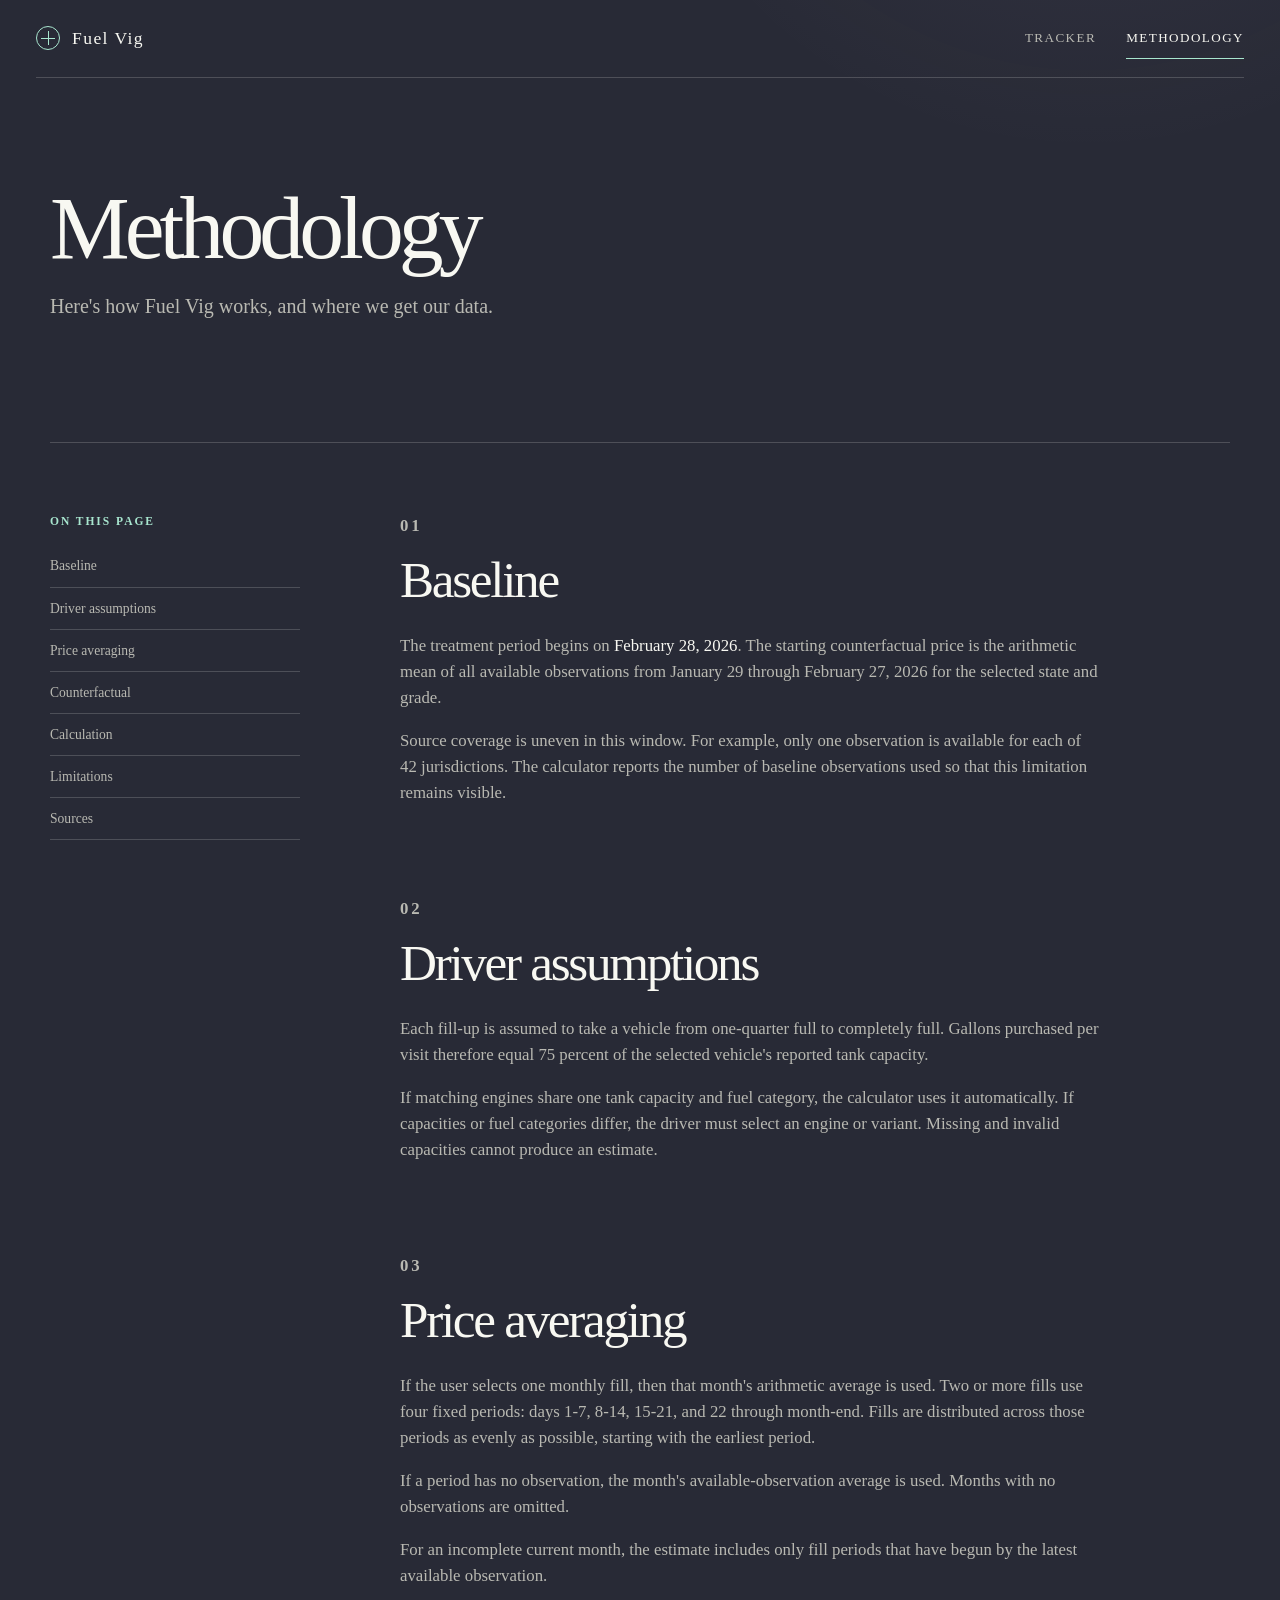
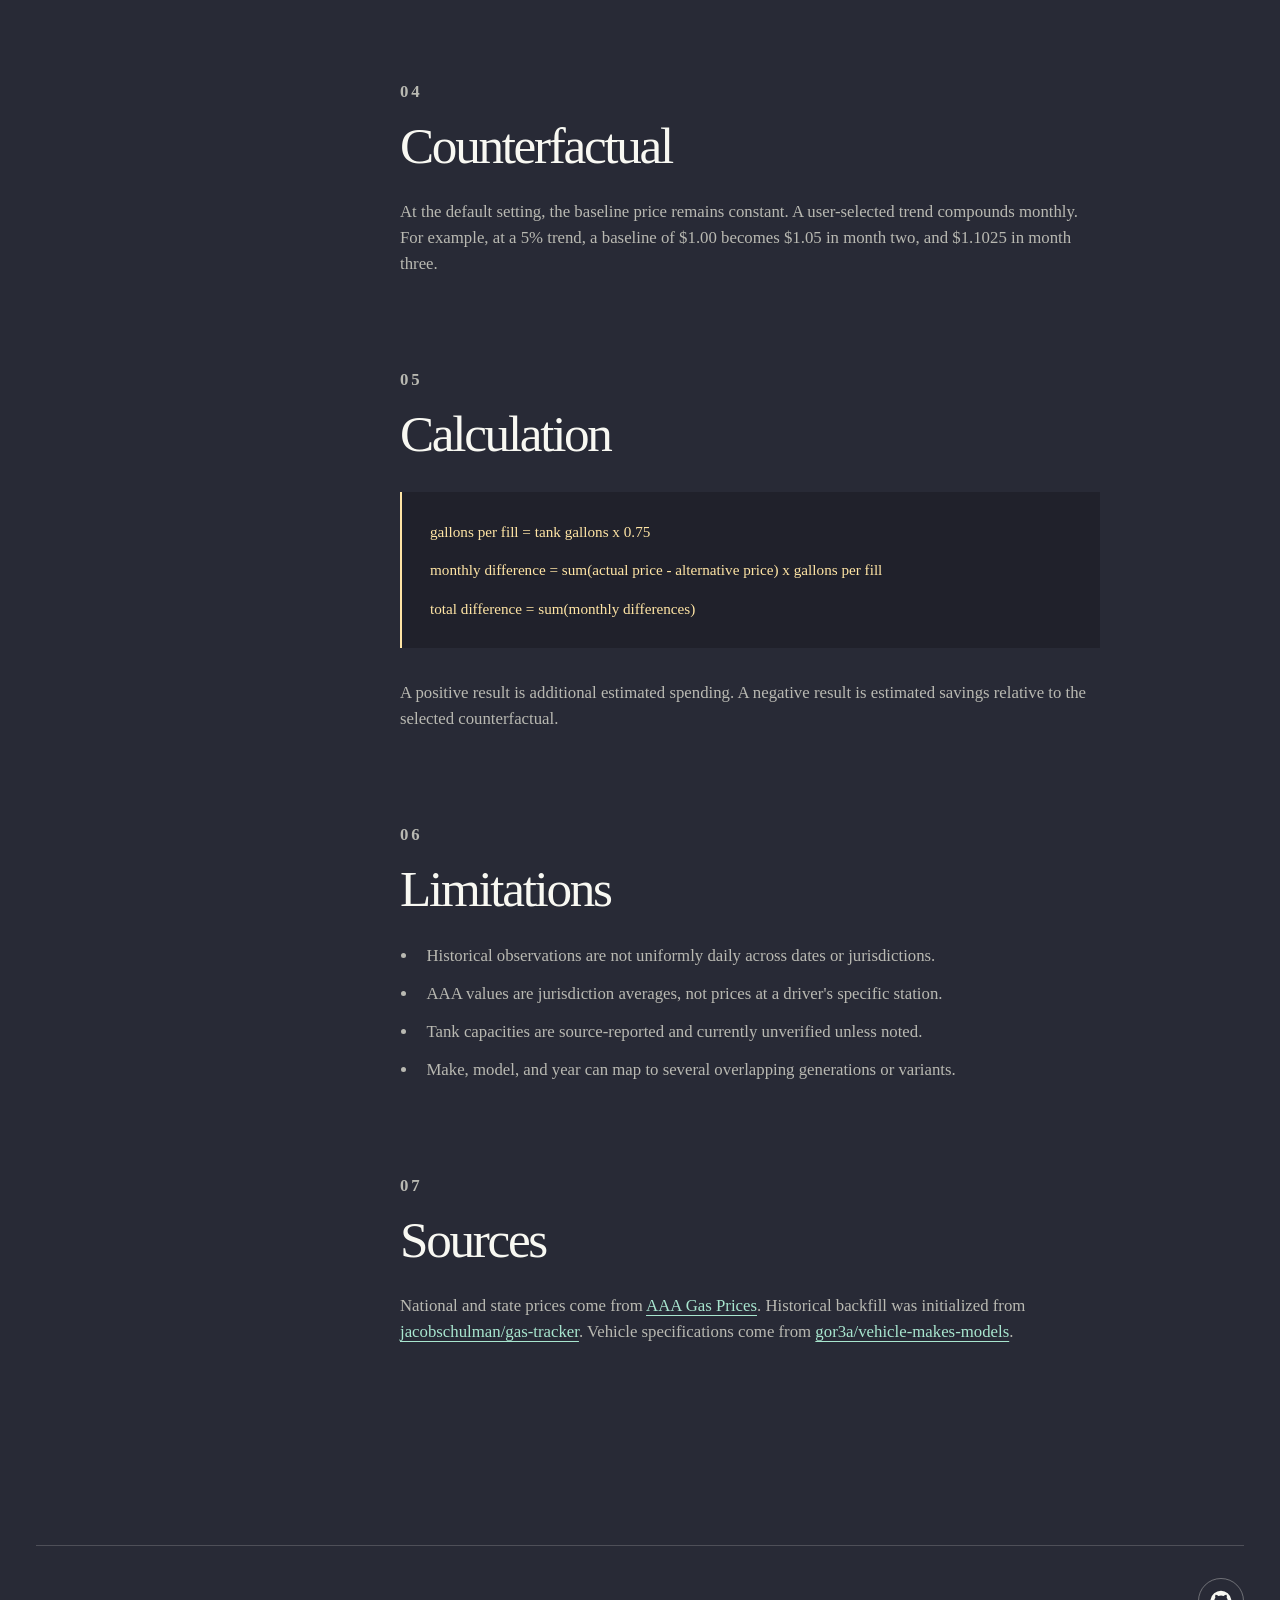
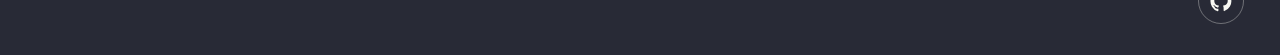
<file: docs/methodology.html>
<!doctype html>
<html lang="en">
  <head>
    <meta charset="utf-8">
    <meta name="viewport" content="width=device-width, initial-scale=1">
    <meta
      name="description"
      content="Methodology and data limitations for the Fuel Vig gas-price calculator."
    >
    <title>Methodology | Fuel Vig</title>
    <link rel="icon" href="favicon.svg" type="image/svg+xml">
    <link rel="stylesheet" href="styles.css">
  </head>
  <body>
    <a class="skip-link" href="#main-content">Skip to content</a>
    <header class="site-header">
      <a class="wordmark" href="index.html" aria-label="Fuel Vig home">
        <span class="wordmark-mark" aria-hidden="true"></span>
        <span>Fuel Vig</span>
      </a>
      <nav aria-label="Primary navigation">
        <a href="index.html">Tracker</a>
        <a class="active" href="methodology.html" aria-current="page">Methodology</a>
      </nav>
    </header>

    <main id="main-content" class="methodology-page">
      <header class="methodology-hero">
        <h1>Methodology</h1>
        <p>Here's how Fuel Vig works, and where we get our data.</p>
      </header>

      <div class="methodology-grid section-rule">
        <aside class="methodology-index" aria-label="On this page">
          <p class="metric-label">On this page</p>
          <ol>
            <li><a href="#baseline">Baseline</a></li>
            <li><a href="#usage">Driver assumptions</a></li>
            <li><a href="#averaging">Price averaging</a></li>
            <li><a href="#counterfactual">Counterfactual</a></li>
            <li><a href="#formula">Calculation</a></li>
            <li><a href="#limitations">Limitations</a></li>
            <li><a href="#sources">Sources</a></li>
          </ol>
        </aside>

        <article class="methodology-content">
          <section id="baseline">
            <p class="section-number">01</p>
            <h2>Baseline</h2>
            <p>
              The treatment period begins on <strong>February 28, 2026</strong>. The starting
              counterfactual price is the arithmetic mean of all available observations from
              January 29 through February 27, 2026 for the selected state and grade.
            </p>
            <p>
              Source coverage is uneven in this window. For example, only one observation is
              available for each of 42 jurisdictions. The calculator reports the number of
              baseline observations used so that this limitation remains visible.
            </p>
          </section>

          <section id="usage">
            <p class="section-number">02</p>
            <h2>Driver assumptions</h2>
            <p>
              Each fill-up is assumed to take a vehicle from one-quarter full to completely full.
              Gallons purchased per visit therefore equal 75 percent of the selected vehicle's
              reported tank capacity.
            </p>
            <p>
              If matching engines share one tank capacity and fuel category, the calculator uses
              it automatically. If capacities or fuel categories differ, the driver must select
              an engine or variant. Missing and invalid capacities cannot produce an estimate.
            </p>
          </section>

          <section id="averaging">
            <p class="section-number">03</p>
            <h2>Price averaging</h2>
            <p>
              If the user selects one monthly fill, then that month's arithmetic average is used.
              Two or more fills use four fixed periods: days 1-7, 8-14, 15-21, and 22 through
              month-end. Fills are distributed across those periods as evenly as possible,
              starting with the earliest period.
            </p>
            <p>
              If a period has no observation, the month's available-observation average is used.
              Months with no observations are omitted.
            </p>
            <p>
              For an incomplete current month, the estimate includes only fill periods that have
              begun by the latest available observation.
            </p>
          </section>

          <section id="counterfactual">
            <p class="section-number">04</p>
            <h2>Counterfactual</h2>
            <p>
              At the default setting, the baseline price remains constant. A user-selected trend
              compounds monthly. For example, at a 5% trend, a baseline of $1.00 becomes $1.05 in
              month two, and $1.1025 in month three.
            </p>
          </section>

          <section id="formula">
            <p class="section-number">05</p>
            <h2>Calculation</h2>
            <div class="formula-block" aria-label="Excess cost formula">
              <span>gallons per fill = tank gallons x 0.75</span>
              <span>monthly difference = sum(actual price - alternative price) x gallons per fill</span>
              <span>total difference = sum(monthly differences)</span>
            </div>
            <p>
              A positive result is additional estimated spending. A negative result is estimated
              savings relative to the selected counterfactual.
            </p>
          </section>

          <section id="limitations">
            <p class="section-number">06</p>
            <h2>Limitations</h2>
            <ul>
              <li>Historical observations are not uniformly daily across dates or jurisdictions.</li>
              <li>AAA values are jurisdiction averages, not prices at a driver's specific station.</li>
              <li>Tank capacities are source-reported and currently unverified unless noted.</li>
              <li>Make, model, and year can map to several overlapping generations or variants.</li>
            </ul>
          </section>

          <section id="sources">
            <p class="section-number">07</p>
            <h2>Sources</h2>
            <p>
              National and state prices come from
              <a href="https://gasprices.aaa.com/">AAA Gas Prices</a>. Historical backfill was
              initialized from
              <a href="https://github.com/jacobschulman/gas-tracker">jacobschulman/gas-tracker</a>.
              Vehicle specifications come from
              <a href="https://github.com/gor3a/vehicle-makes-models">gor3a/vehicle-makes-models</a>.
            </p>
          </section>
        </article>
      </div>
    </main>

    <footer>
      <a
        class="github-button"
        href="https://github.com/rhawrami/fuelvig"
        aria-label="View Fuel Vig on GitHub"
      >
        <svg viewBox="0 0 24 24" aria-hidden="true">
          <path d="M12 .7a11.5 11.5 0 0 0-3.64 22.41c.58.11.79-.25.79-.56v-2.23c-3.22.7-3.9-1.37-3.9-1.37-.52-1.34-1.29-1.7-1.29-1.7-1.05-.72.08-.71.08-.71 1.17.08 1.78 1.2 1.78 1.2 1.04 1.78 2.72 1.27 3.38.97.1-.75.4-1.27.74-1.56-2.57-.29-5.27-1.29-5.27-5.69 0-1.26.45-2.29 1.19-3.09-.12-.29-.52-1.47.11-3.05 0 0 .97-.31 3.16 1.18a10.98 10.98 0 0 1 5.76 0c2.2-1.49 3.16-1.18 3.16-1.18.63 1.58.23 2.76.11 3.05.74.8 1.19 1.83 1.19 3.09 0 4.42-2.71 5.39-5.29 5.68.42.36.79 1.06.79 2.15v3.19c0 .31.21.68.8.56A11.5 11.5 0 0 0 12 .7Z"/>
        </svg>
      </a>
    </footer>
  </body>
</html>
</file>
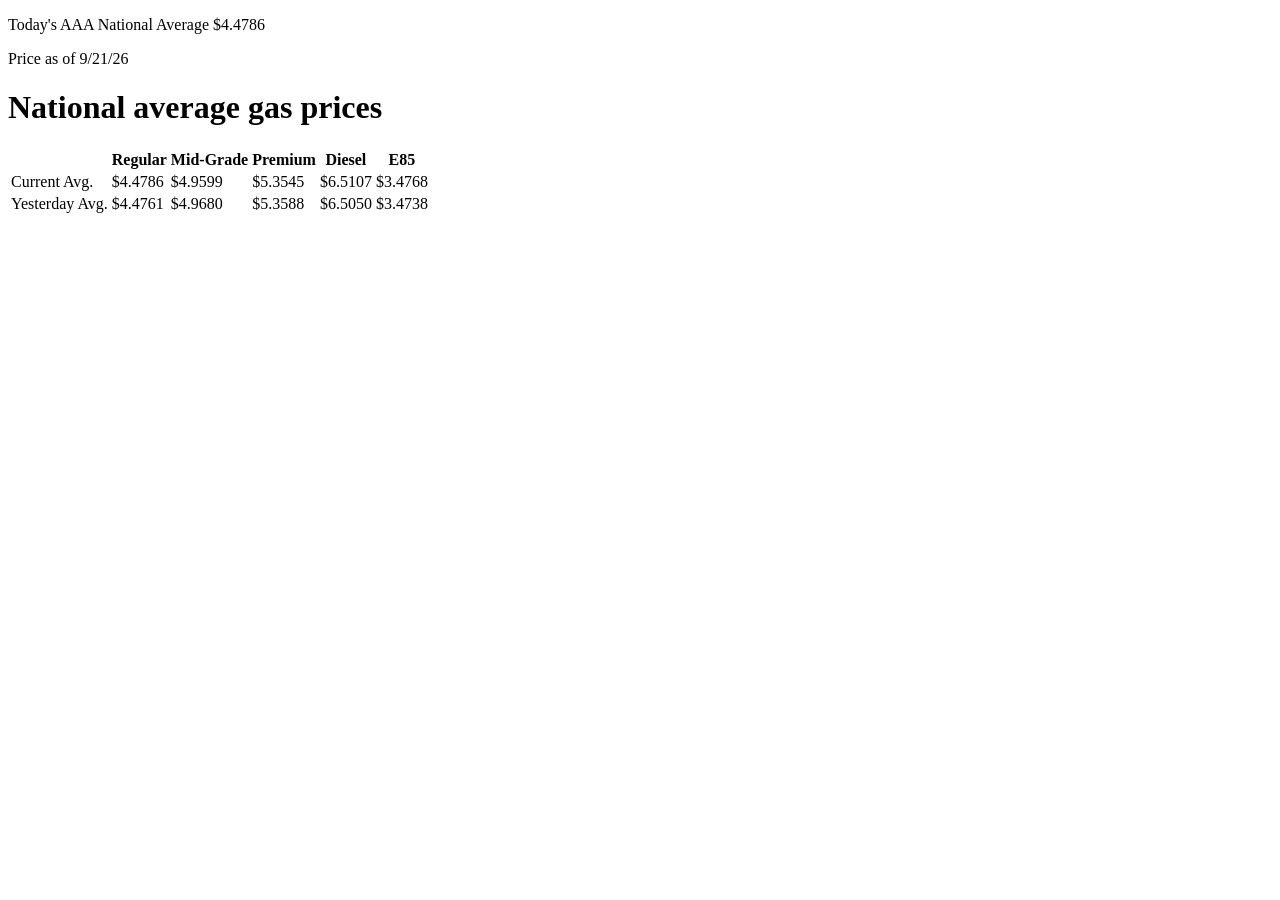
<file: tests/fixtures/aaa_home.html>
<!doctype html>
<html lang="en">
  <body>
    <div class="mobi-average-price mobi-average-price--red">
      <p>Today's AAA National Average $4.4786</p>
      <p>Price as of 9/21/26</p>
    </div>
    <h1 class="nati"><span>National</span> average gas prices</h1>
    <div class="tblwrap">
      <table class="table-mob">
        <thead>
          <tr>
            <th></th>
            <th>Regular</th>
            <th>Mid-Grade</th>
            <th>Premium</th>
            <th>Diesel</th>
            <th>E85</th>
          </tr>
        </thead>
        <tbody>
          <tr>
            <td>Current Avg.</td>
            <td>$4.4786</td>
            <td>$4.9599</td>
            <td>$5.3545</td>
            <td>$6.5107</td>
            <td>$3.4768</td>
          </tr>
          <tr>
            <td>Yesterday Avg.</td>
            <td>$4.4761</td>
            <td>$4.9680</td>
            <td>$5.3588</td>
            <td>$6.5050</td>
            <td>$3.4738</td>
          </tr>
        </tbody>
      </table>
    </div>
  </body>
</html>
</file>
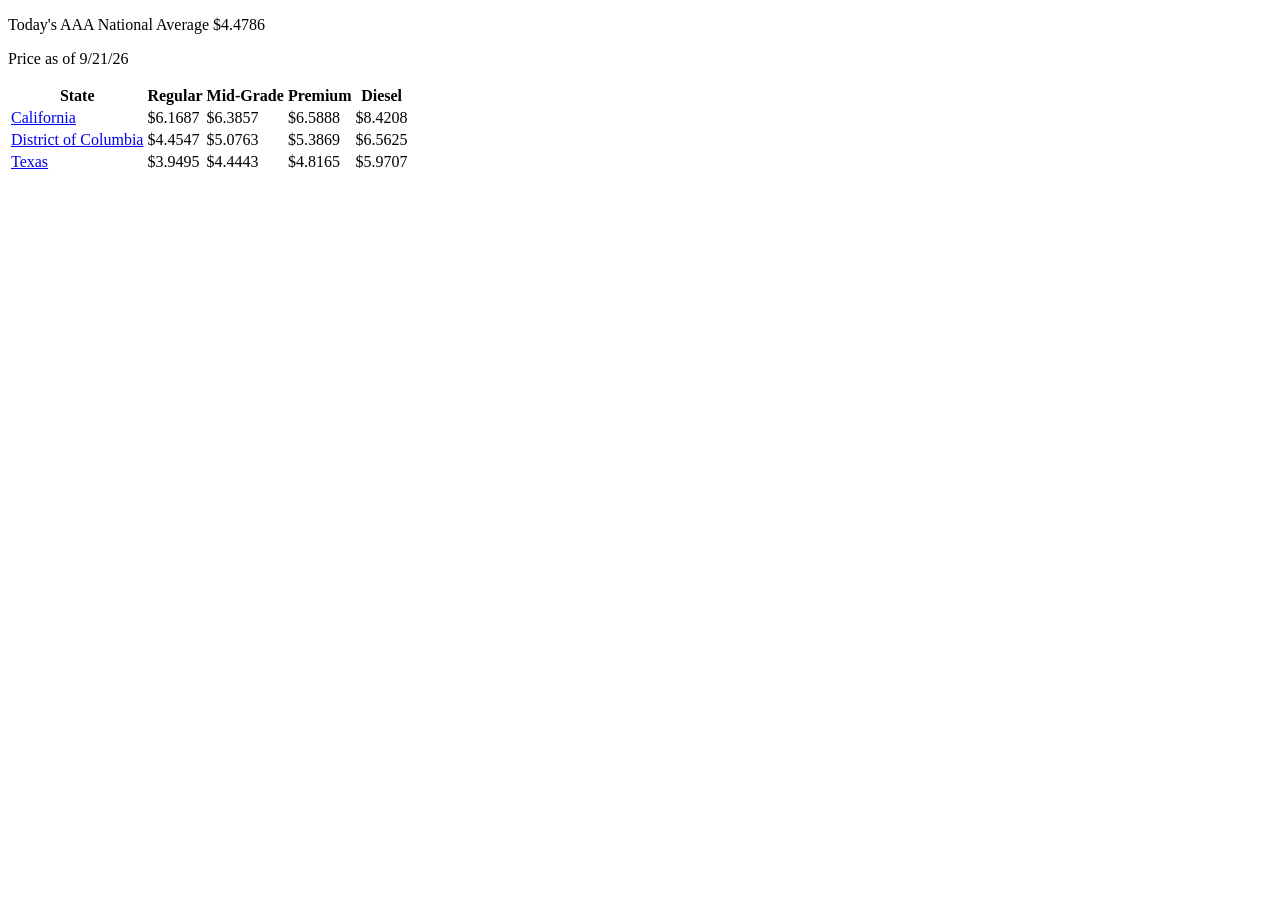
<file: tests/fixtures/aaa_states.html>
<!doctype html>
<html lang="en">
  <body>
    <div class="mobi-average-price mobi-average-price--red">
      <p>Today's AAA National Average $4.4786</p>
      <p>Price as of 9/21/26</p>
    </div>
    <table id="sortable" class="sortable-table">
      <thead>
        <tr>
          <th>State</th>
          <th class="regular">Regular</th>
          <th class="mid_grade">Mid-Grade</th>
          <th class="premium">Premium</th>
          <th class="diesel">Diesel</th>
        </tr>
      </thead>
      <tbody>
        <tr>
          <td><a href="https://gasprices.aaa.com?state=CA">California</a></td>
          <td class="regular">$6.1687</td>
          <td class="mid_grade">$6.3857</td>
          <td class="premium">$6.5888</td>
          <td class="diesel">$8.4208</td>
        </tr>
        <tr>
          <td><a href="https://gasprices.aaa.com?state=DC">District of Columbia</a></td>
          <td class="regular">$4.4547</td>
          <td class="mid_grade">$5.0763</td>
          <td class="premium">$5.3869</td>
          <td class="diesel">$6.5625</td>
        </tr>
        <tr>
          <td><a href="https://gasprices.aaa.com?state=TX">Texas</a></td>
          <td class="regular">$3.9495</td>
          <td class="mid_grade">$4.4443</td>
          <td class="premium">$4.8165</td>
          <td class="diesel">$5.9707</td>
        </tr>
      </tbody>
    </table>
  </body>
</html>
</file>
<file: docs/styles.css>
:root {
  color-scheme: dark;
  --ink: #282a36;
  --ink-deep: #20212b;
  --paper: #f8f8f2;
  --muted: #b9b9b2;
  --faint: #a4a5ad;
  --rule: rgba(248, 248, 242, 0.18);
  --rule-strong: rgba(248, 248, 242, 0.34);
  --mint: #a8e6cf;
  --rose: #ffb3c6;
  --blue: #a8d8ea;
  --lavender: #cdb4db;
  --yellow: #ffe5a5;
  --danger: #ffaaa5;
  --page: min(1480px, calc(100vw - 72px));
  font-family: Palatino, "Palatino Linotype", "Book Antiqua", Georgia, serif;
  font-synthesis: none;
}

* {
  box-sizing: border-box;
}

html {
  background: var(--ink);
  scroll-behavior: smooth;
}

body {
  margin: 0;
  min-width: 320px;
  background:
    radial-gradient(circle at 85% -10%, rgba(205, 180, 219, 0.08), transparent 30rem),
    var(--ink);
  color: var(--paper);
  font-size: 16px;
  line-height: 1.55;
}

a {
  color: inherit;
  text-underline-offset: 0.22em;
}

button,
input,
select {
  font: inherit;
}

.skip-link {
  position: fixed;
  z-index: 100;
  top: 12px;
  left: 12px;
  padding: 10px 14px;
  transform: translateY(-160%);
  background: var(--paper);
  color: var(--ink);
}

.skip-link:focus {
  transform: translateY(0);
}

.sr-only {
  position: absolute;
  width: 1px;
  height: 1px;
  padding: 0;
  border: 0;
  margin: -1px;
  overflow: hidden;
  clip: rect(0, 0, 0, 0);
  white-space: nowrap;
}

.site-header,
main,
footer {
  width: var(--page);
  margin-inline: auto;
}

.site-header {
  display: flex;
  min-height: 78px;
  align-items: center;
  justify-content: space-between;
  border-bottom: 1px solid var(--rule);
}

.wordmark {
  display: inline-flex;
  align-items: center;
  gap: 12px;
  color: var(--paper);
  font-size: 1.1rem;
  font-variant: small-caps;
  letter-spacing: 0.08em;
  text-decoration: none;
}

.wordmark-mark {
  position: relative;
  width: 24px;
  height: 24px;
  border: 1px solid var(--mint);
  border-radius: 50%;
}

.wordmark-mark::before,
.wordmark-mark::after {
  position: absolute;
  content: "";
  background: var(--mint);
}

.wordmark-mark::before {
  top: 4px;
  bottom: 4px;
  left: 11px;
  width: 1px;
}

.wordmark-mark::after {
  top: 11px;
  right: 4px;
  left: 4px;
  height: 1px;
}

nav {
  display: flex;
  gap: 30px;
  font-size: 0.82rem;
  letter-spacing: 0.11em;
  text-transform: uppercase;
}

nav a {
  position: relative;
  color: var(--muted);
  text-decoration: none;
}

nav a::after {
  position: absolute;
  right: 0;
  bottom: -10px;
  left: 0;
  height: 1px;
  content: "";
  transform: scaleX(0);
  background: var(--mint);
  transform-origin: left;
  transition: transform 180ms ease;
}

nav a:hover,
nav a:focus-visible,
nav a.active {
  color: var(--paper);
}

nav a:hover::after,
nav a:focus-visible::after,
nav a.active::after {
  transform: scaleX(1);
}

.hero {
  display: block;
  min-height: 310px;
  align-items: end;
  padding: 62px 0 52px;
}

.hero-copy {
  max-width: 920px;
}

.eyebrow,
.section-number,
.metric-label,
.estimate-kicker {
  margin: 0 0 15px;
  color: var(--mint);
  font-size: 0.72rem;
  font-weight: 700;
  letter-spacing: 0.17em;
  text-transform: uppercase;
}

h1,
h2,
h3,
p {
  margin-top: 0;
}

h1 {
  max-width: 960px;
  margin-bottom: 22px;
  font-size: clamp(3rem, 6.5vw, 6.4rem);
  font-weight: 400;
  letter-spacing: -0.055em;
  line-height: 0.9;
}

.hero-deck {
  max-width: 650px;
  margin-bottom: 0;
  color: var(--muted);
  font-size: clamp(1rem, 1.35vw, 1.22rem);
  line-height: 1.5;
}

.section-rule {
  border-top: 1px solid var(--rule);
}

.explorer,
.calculator {
  padding: 58px 0 76px;
}

.section-heading {
  display: grid;
  align-items: end;
  margin-bottom: 48px;
  grid-template-columns: minmax(0, 1fr) minmax(300px, 500px);
  gap: 60px;
}

.section-heading h2,
.methodology-callout h2,
.methodology-content h2 {
  margin-bottom: 0;
  font-size: clamp(2rem, 3.8vw, 3.8rem);
  font-weight: 400;
  letter-spacing: -0.045em;
  line-height: 1;
}

.section-heading > p,
.methodology-callout p,
.methodology-content p,
.methodology-content li {
  color: var(--muted);
}

.section-heading > p {
  margin-bottom: 4px;
}

.chart-controls {
  display: grid;
  align-items: end;
  gap: 18px;
  margin-bottom: 42px;
  grid-template-columns: minmax(180px, 300px) minmax(180px, 300px) 1fr;
}

label {
  display: flex;
  flex-direction: column;
  gap: 8px;
}

label > span,
legend {
  color: var(--muted);
  font-size: 0.74rem;
  font-weight: 700;
  letter-spacing: 0.12em;
  text-transform: uppercase;
}

select {
  width: 100%;
  min-height: 48px;
  padding: 9px 42px 9px 14px;
  border: 1px solid var(--rule-strong);
  border-radius: 0;
  background-color: transparent;
  color: var(--paper);
}

select:focus-visible,
input:focus-visible,
a:focus-visible,
.chart:focus-visible {
  outline: 2px solid var(--mint);
  outline-offset: 3px;
}

select:disabled {
  border-color: var(--rule);
  color: var(--faint);
  cursor: not-allowed;
}

select option {
  background: var(--ink-deep);
  color: var(--paper);
}

.chart-controls label {
  width: 100%;
}

.time-range-control {
  justify-self: end;
}

.time-range-control > span {
  display: block;
  margin-bottom: 8px;
  color: var(--muted);
  font-size: 0.74rem;
  font-weight: 700;
  letter-spacing: 0.12em;
  text-transform: uppercase;
}

.time-range-control > div {
  display: flex;
  border: 1px solid var(--rule-strong);
}

.time-range-control button {
  min-width: 46px;
  min-height: 46px;
  padding: 8px 12px;
  border: 0;
  border-right: 1px solid var(--rule);
  background: transparent;
  color: var(--muted);
  cursor: pointer;
  font-size: 0.74rem;
}

.time-range-control button:last-child {
  border-right: 0;
}

.time-range-control button:hover,
.time-range-control button:focus-visible,
.time-range-control button.active {
  background: var(--paper);
  color: var(--ink);
}

.time-range-control button:focus-visible {
  outline: 2px solid var(--mint);
  outline-offset: 3px;
}

.chart-summary {
  display: grid;
  border-top: 1px solid var(--rule);
  border-bottom: 1px solid var(--rule);
  grid-template-columns: repeat(3, 1fr);
}

.chart-summary > div {
  min-height: 124px;
  padding: 26px 28px;
  border-right: 1px solid var(--rule);
}

.chart-summary > div:last-child {
  border-right: 0;
}

.chart-summary strong {
  display: block;
  overflow: hidden;
  font-size: clamp(1.5rem, 2.5vw, 2.5rem);
  font-weight: 400;
  line-height: 1.05;
  text-overflow: ellipsis;
  white-space: nowrap;
}

.chart-frame {
  margin: 0;
  padding-top: 38px;
}

.chart {
  position: relative;
  width: 100%;
  min-height: 470px;
}

.chart svg {
  display: block;
  overflow: visible;
  width: 100%;
  height: auto;
}

.chart-frame figcaption {
  max-width: 700px;
  margin-top: 16px;
  color: var(--faint);
  font-size: 0.8rem;
}

.axis text {
  fill: var(--faint);
  font-family: Palatino, "Palatino Linotype", Georgia, serif;
  font-size: 12px;
}

.axis path,
.axis line {
  stroke: var(--rule-strong);
}

.grid line {
  stroke: var(--rule);
  stroke-dasharray: 2 6;
}

.grid path {
  display: none;
}

.history-line {
  fill: none;
  stroke: var(--mint);
  stroke-linejoin: round;
  stroke-linecap: round;
  stroke-width: 2.25;
}

.history-area {
  fill: url("#history-gradient");
}

.history-observation {
  fill: var(--mint);
  opacity: 0.75;
}

.treatment-line {
  stroke: var(--rose);
  stroke-dasharray: 5 7;
  stroke-width: 1;
}

.treatment-label {
  fill: var(--rose);
  font-size: 11px;
  letter-spacing: 0.11em;
  text-transform: uppercase;
}

.focus-line {
  pointer-events: none;
  stroke: rgba(248, 248, 242, 0.44);
  stroke-dasharray: 2 4;
}

.focus-dot {
  pointer-events: none;
  fill: var(--ink);
  stroke: var(--mint);
  stroke-width: 3;
}

.chart-overlay {
  cursor: crosshair;
  fill: transparent;
}

.chart-tooltip {
  position: fixed;
  z-index: 50;
  min-width: 145px;
  padding: 10px 12px;
  transform: translate(-50%, calc(-100% - 14px));
  border: 1px solid var(--rule-strong);
  background: rgba(32, 33, 43, 0.96);
  box-shadow: 0 14px 40px rgba(0, 0, 0, 0.25);
  color: var(--paper);
  font-size: 0.8rem;
  opacity: 0;
  pointer-events: none;
  transition: opacity 100ms ease;
}

.chart-tooltip.visible {
  opacity: 1;
}

.chart-tooltip strong,
.chart-tooltip span {
  display: block;
}

.chart-tooltip span {
  color: var(--muted);
}

.calculator {
  padding-bottom: 100px;
}

.calculator-layout {
  display: grid;
  grid-template-columns: minmax(0, 1.45fr) minmax(310px, 0.75fr);
  gap: 70px;
}

.calculator-form {
  display: grid;
  gap: 48px;
}

fieldset {
  margin: 0;
  padding: 0;
  border: 0;
}

legend {
  width: 100%;
  margin-bottom: 22px;
  padding-bottom: 10px;
  border-bottom: 1px solid var(--rule);
  color: var(--mint);
}

.field-grid {
  display: grid;
  grid-template-columns: repeat(2, minmax(0, 1fr));
  gap: 24px 18px;
}

.field-wide {
  grid-column: 1 / -1;
}

.field-note,
.counterfactual-fieldset > p {
  margin: 14px 0 0;
  color: var(--faint);
  font-size: 0.8rem;
}

.field-note.warning {
  color: var(--yellow);
}

.field-note.error {
  color: var(--danger);
}

.range-field {
  gap: 14px;
}

.range-field > span:first-child {
  display: flex;
  align-items: baseline;
  justify-content: space-between;
}

output {
  color: var(--paper);
  font-size: 1.1rem;
  letter-spacing: 0;
}

input[type="range"] {
  width: 100%;
  height: 24px;
  margin: 0;
  appearance: none;
  background: transparent;
  cursor: pointer;
}

input[type="range"]::-webkit-slider-runnable-track {
  height: 2px;
  background: var(--rule-strong);
}

input[type="range"]::-webkit-slider-thumb {
  width: 18px;
  height: 18px;
  margin-top: -8px;
  appearance: none;
  border: 2px solid var(--ink);
  border-radius: 50%;
  background: var(--mint);
  box-shadow: 0 0 0 1px var(--mint);
}

input[type="range"]::-moz-range-track {
  height: 2px;
  background: var(--rule-strong);
}

input[type="range"]::-moz-range-thumb {
  width: 16px;
  height: 16px;
  border: 2px solid var(--ink);
  border-radius: 50%;
  background: var(--mint);
  box-shadow: 0 0 0 1px var(--mint);
}

.range-limits {
  display: flex;
  justify-content: space-between;
  color: var(--faint);
  font-size: 0.66rem;
  font-weight: 400;
  letter-spacing: 0;
  text-transform: none;
}

.estimate-panel {
  align-self: start;
  padding: 34px;
  border-top: 2px solid var(--rose);
  background: var(--ink-deep);
}

.estimate-total {
  margin: 14px 0 18px;
  color: var(--rose);
  font-size: clamp(2.2rem, 4vw, 4.4rem);
  letter-spacing: -0.055em;
  line-height: 0.94;
}

.estimate-total.savings {
  color: var(--mint);
}

.estimate-interpretation {
  min-height: 54px;
  margin-bottom: 30px;
  color: var(--muted);
}

.estimate-details {
  margin: 0;
  border-top: 1px solid var(--rule);
}

.estimate-details > div {
  display: flex;
  align-items: baseline;
  justify-content: space-between;
  gap: 20px;
  padding: 13px 0;
  border-bottom: 1px solid var(--rule);
}

.estimate-details dt {
  color: var(--faint);
  font-size: 0.78rem;
}

.estimate-details dd {
  margin: 0;
  text-align: right;
}

.estimate-caveat {
  margin: 20px 0 0;
  color: var(--yellow);
  font-size: 0.75rem;
}

.estimate-frame {
  margin-top: 80px;
  border-top: 1px solid var(--rule);
}

.figure-heading {
  display: flex;
  align-items: end;
  justify-content: space-between;
  gap: 30px;
  margin-bottom: 12px;
}

.figure-heading h3 {
  margin: 0;
  font-size: clamp(1.7rem, 3vw, 3rem);
  font-weight: 400;
  letter-spacing: -0.03em;
}

.legend {
  display: flex;
  gap: 20px;
  color: var(--paper);
  font-size: 0.9rem;
}

.legend span {
  display: inline-flex;
  align-items: center;
  gap: 8px;
}

.legend i {
  width: 32px;
  height: 3px;
}

.legend-actual {
  background: var(--blue);
}

.legend-counterfactual {
  background: var(--rose);
}

.actual-line,
.counterfactual-line {
  fill: none;
  stroke-linecap: round;
  stroke-linejoin: round;
  stroke-width: 2.5;
}

.difference-area {
  fill: var(--lavender);
  opacity: 0.14;
}

.actual-line {
  stroke: var(--blue);
}

.counterfactual-line {
  stroke: var(--rose);
  stroke-dasharray: 7 6;
}

.actual-dot {
  fill: var(--blue);
}

.counterfactual-dot {
  fill: var(--rose);
}

.empty-chart {
  display: grid;
  min-height: 390px;
  place-items: center;
  border-top: 1px solid var(--rule);
  border-bottom: 1px solid var(--rule);
  color: var(--faint);
  text-align: center;
}

.methodology-callout {
  display: grid;
  align-items: start;
  padding: 70px 0 90px;
  grid-template-columns: 180px minmax(0, 1fr) auto;
  gap: 50px;
}

.methodology-callout h2 {
  margin-bottom: 18px;
}

.methodology-callout p {
  max-width: 680px;
}

.text-link {
  align-self: end;
  padding-bottom: 5px;
  border-bottom: 1px solid var(--mint);
  color: var(--mint);
  text-decoration: none;
}

footer {
  display: flex;
  min-height: 110px;
  align-items: center;
  justify-content: flex-end;
  gap: 30px;
  border-top: 1px solid var(--rule);
  color: var(--faint);
  font-size: 0.75rem;
}

.github-button {
  display: grid;
  width: 46px;
  height: 46px;
  place-items: center;
  border: 1px solid var(--rule-strong);
  border-radius: 50%;
  color: var(--paper);
  transition:
    border-color 160ms ease,
    color 160ms ease,
    transform 160ms ease;
}

.github-button:hover,
.github-button:focus-visible {
  border-color: var(--mint);
  color: var(--mint);
  transform: translateY(-2px);
}

.github-button svg {
  width: 22px;
  height: 22px;
  fill: currentcolor;
}

.methodology-page {
  max-width: 1180px;
}

.methodology-hero {
  max-width: 940px;
  padding: 110px 0 100px;
}

.methodology-hero h1 {
  font-size: clamp(3.5rem, 7vw, 7rem);
}

.methodology-hero > p:last-child {
  max-width: 670px;
  color: var(--muted);
  font-size: 1.25rem;
}

.methodology-grid {
  display: grid;
  align-items: start;
  padding: 70px 0 110px;
  grid-template-columns: 250px minmax(0, 700px);
  gap: 100px;
}

.methodology-index {
  position: sticky;
  top: 40px;
}

.methodology-index ol {
  margin: 0;
  padding: 0;
  list-style: none;
}

.methodology-index li {
  border-bottom: 1px solid var(--rule);
}

.methodology-index a {
  display: block;
  padding: 10px 0;
  color: var(--muted);
  font-size: 0.85rem;
  text-decoration: none;
}

.methodology-index a:hover,
.methodology-index a:focus-visible {
  color: var(--mint);
}

.methodology-content section {
  margin-bottom: 90px;
  scroll-margin-top: 30px;
}

.methodology-content h2 {
  margin-bottom: 28px;
  font-size: clamp(2rem, 4vw, 3.7rem);
}

.methodology-content p,
.methodology-content li {
  font-size: 1.05rem;
}

.methodology-content strong {
  color: var(--paper);
  font-weight: 400;
}

.methodology-content a {
  color: var(--mint);
}

.methodology-content ul {
  padding-left: 1.15em;
}

.methodology-content li {
  margin-bottom: 12px;
  padding-left: 8px;
}

.formula-block {
  display: grid;
  gap: 15px;
  margin: 32px 0;
  padding: 28px;
  border-left: 2px solid var(--yellow);
  background: var(--ink-deep);
  color: var(--yellow);
  font-size: 0.95rem;
}

@media (max-width: 900px) {
  :root {
    --page: min(100% - 40px, 760px);
  }

  .hero,
  .section-heading,
  .calculator-layout,
  .methodology-callout,
  .methodology-grid {
    grid-template-columns: 1fr;
  }

  .hero {
    min-height: auto;
    align-items: start;
    padding: 58px 0 48px;
  }

  .section-heading {
    gap: 24px;
  }

  .calculator-layout {
    gap: 55px;
  }

  .chart-controls {
    grid-template-columns: 1fr 1fr;
  }

  .time-range-control {
    justify-self: start;
    grid-column: 1 / -1;
  }

  .estimate-panel {
    width: 100%;
  }

  .methodology-callout {
    gap: 20px;
  }

  .methodology-callout > .section-number {
    margin-bottom: 0;
  }

  .text-link {
    justify-self: start;
  }

  .methodology-grid {
    gap: 60px;
  }

  .methodology-index {
    position: static;
    display: none;
  }
}

@media (max-width: 620px) {
  :root {
    --page: calc(100% - 28px);
  }

  body {
    font-size: 16px;
  }

  .site-header {
    min-height: 74px;
  }

  .wordmark {
    font-size: 0.9rem;
  }

  .wordmark-mark {
    width: 20px;
    height: 20px;
  }

  .wordmark-mark::before {
    top: 3px;
    bottom: 3px;
    left: 9px;
  }

  .wordmark-mark::after {
    top: 9px;
    right: 3px;
    left: 3px;
  }

  nav {
    gap: 14px;
    font-size: 0.67rem;
  }

  h1 {
    font-size: clamp(2.8rem, 14vw, 4.8rem);
  }

  .hero {
    min-height: 0;
    padding-top: 48px;
    gap: 32px;
  }

  .explorer,
  .calculator {
    padding: 52px 0 68px;
  }

  .chart-controls,
  .field-grid {
    grid-template-columns: 1fr;
  }

  .chart-controls {
    display: grid;
    grid-template-columns: 1fr;
  }

  .chart-controls label {
    width: 100%;
  }

  .time-range-control {
    width: 100%;
    grid-column: auto;
  }

  .time-range-control > div {
    width: 100%;
  }

  .time-range-control button {
    min-width: 0;
    flex: 1;
    padding-inline: 8px;
  }

  .chart-summary {
    grid-template-columns: 1fr 1fr;
  }

  .chart-summary > div {
    min-height: 100px;
    padding: 20px 16px;
  }

  .chart-summary > div:nth-child(2) {
    border-right: 0;
  }

  .chart-summary > div:last-child {
    grid-column: 1 / -1;
    border-top: 1px solid var(--rule);
  }

  .chart {
    min-height: 370px;
  }

  .estimate-panel {
    padding: 28px 22px;
  }

  .figure-heading {
    align-items: start;
    flex-direction: column;
  }

  .methodology-hero {
    padding: 75px 0 65px;
  }

  .methodology-grid {
    padding-top: 55px;
  }

  footer {
    align-items: flex-start;
    flex-direction: column;
    justify-content: center;
    padding: 35px 0;
  }
}

@media (prefers-reduced-motion: reduce) {
  html {
    scroll-behavior: auto;
  }

  *,
  *::before,
  *::after {
    transition-duration: 0.01ms !important;
  }
}
</file>
